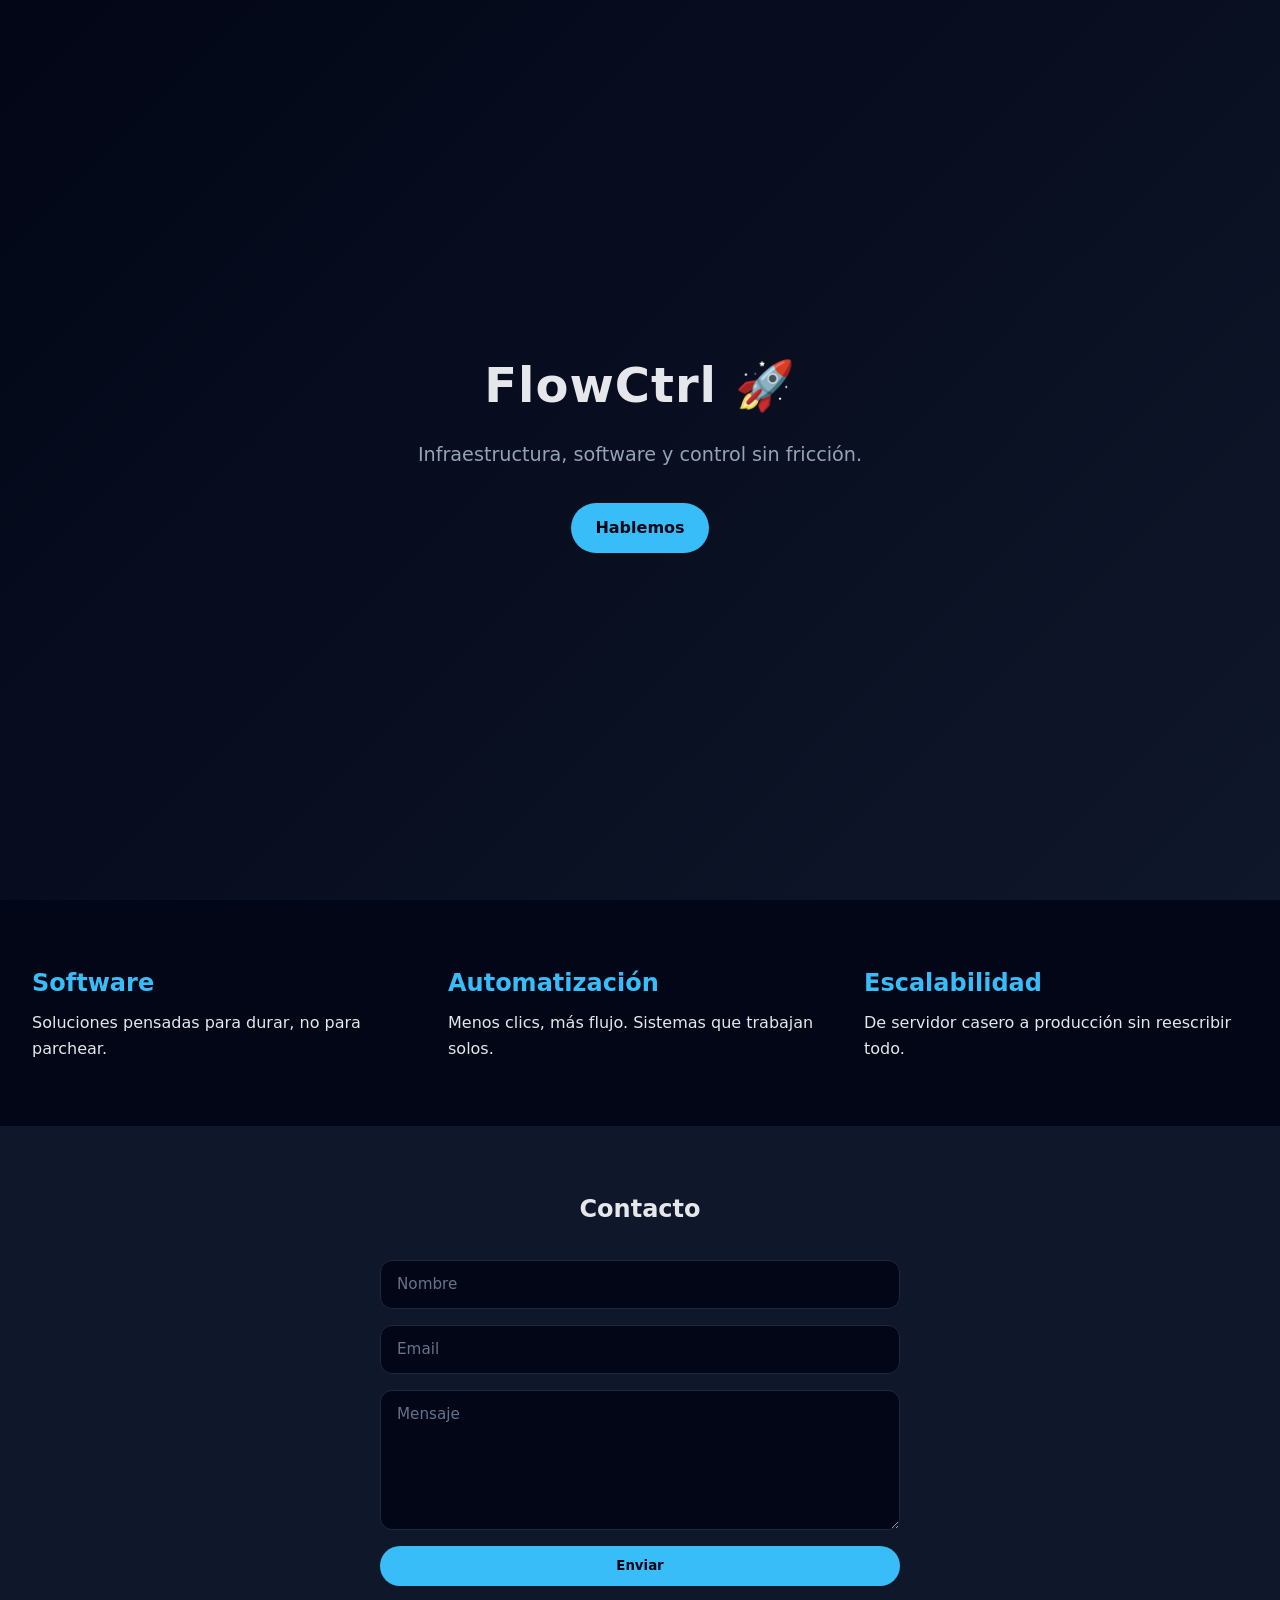
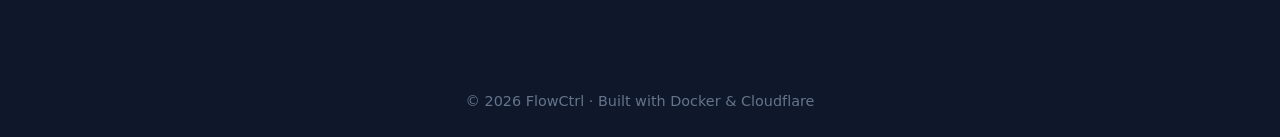
<file: frontend/index.html>
<!DOCTYPE html>
<html lang="es">
<head>
  <meta charset="UTF-8" />
  <meta name="viewport" content="width=device-width, initial-scale=1.0"/>
  <title>FlowCtrl</title>
  <link rel="stylesheet" href="styles.css" />
</head>
<body>

  <header class="hero">
    <h1>FlowCtrl 🚀</h1>
    <p>Infraestructura, software y control sin fricción.</p>
    <a href="#contacto" class="btn">Hablemos</a>
  </header>

  <section class="features">
    <div>
      <h2>Software</h2>
      <p>Soluciones pensadas para durar, no para parchear.</p>
    </div>
    <div>
      <h2>Automatización</h2>
      <p>Menos clics, más flujo. Sistemas que trabajan solos.</p>
    </div>
    <div>
      <h2>Escalabilidad</h2>
      <p>De servidor casero a producción sin reescribir todo.</p>
    </div>
  </section>

<section id="contacto" class="contact">
  <h2>Contacto</h2>

  <form id="contactForm">
    <input name="name" placeholder="Nombre" required />
    <input name="email" type="email" placeholder="Email" required />
    <textarea name="message" placeholder="Mensaje" required></textarea>

    <button class="btn" type="submit">Enviar</button>
    <p id="status"></p>
  </form>
</section>

<script>
  const form = document.getElementById("contactForm");
  const statusEl = document.getElementById("status");

  form.addEventListener("submit", async (e) => {
    e.preventDefault();
    statusEl.textContent = "Enviando...";

    const formData = new FormData(form);
    const payload = Object.fromEntries(formData.entries());

    try {
      const res = await fetch("/api/contact", {
        method: "POST",
        headers: { "Content-Type": "application/json" },
        body: JSON.stringify(payload),
      });

      const out = await res.json();

      if (res.ok && out.ok) {
        statusEl.textContent = "Mensaje enviado ✅";
        form.reset();
      } else {
        statusEl.textContent = "Error enviando 😅";
        console.error(out);
      }
    } catch (err) {
      statusEl.textContent = "Error de red 😬";
      console.error(err);
    }
  });
</script>
	  	
  	

  <footer>
    © 2026 FlowCtrl · Built with Docker & Cloudflare
  </footer>

</body>
</html>
</file>
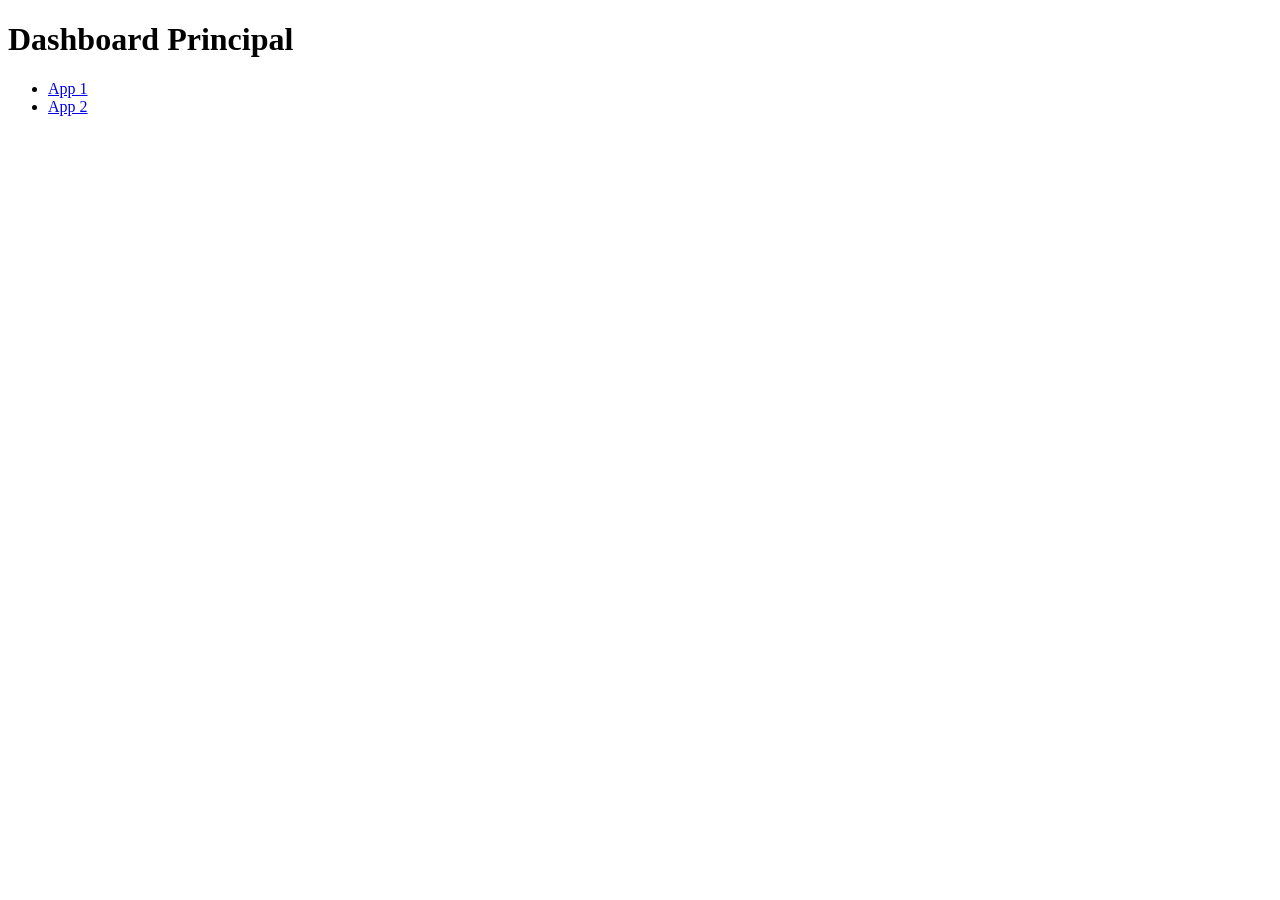
<file: infra/nginx/html/index.html>
<!doctype html>
<html lang="es">
<head>
  <meta charset="utf-8" />
  <meta name="viewport" content="width=device-width,initial-scale=1" />
  <title>Dashboard</title>
</head>
<body>
  <h1>Dashboard Principal</h1>
  <ul>
    <li><a href="/apps/app1/">App 1</a></li>
    <li><a href="/apps/app2/">App 2</a></li>
  </ul>
</body>
</html>
</file>
<file: frontend/styles.css>
* {
  box-sizing: border-box;
  margin: 0;
  padding: 0;
  font-family: system-ui, -apple-system, BlinkMacSystemFont, sans-serif;
}

body {
  background: #0f172a;
  color: #e5e7eb;
  line-height: 1.6;
}

.hero {
  min-height: 100vh;
  display: flex;
  flex-direction: column;
  justify-content: center;
  align-items: center;
  text-align: center;
  padding: 2rem;
  background: linear-gradient(135deg, #020617, #0f172a);
}

.hero h1 {
  font-size: 3rem;
  letter-spacing: 1px;
}

.hero p {
  margin: 1rem 0 2rem;
  font-size: 1.2rem;
  color: #94a3b8;
}

.btn {
  text-decoration: none;
  padding: 0.75rem 1.5rem;
  border-radius: 999px;
  background: #38bdf8;
  color: #020617;
  font-weight: 600;
}

.features {
  display: grid;
  grid-template-columns: repeat(auto-fit, minmax(220px, 1fr));
  gap: 2rem;
  padding: 4rem 2rem;
  background: #020617;
}

.features h2 {
  margin-bottom: 0.5rem;
  color: #38bdf8;
}

.contact {
  padding: 4rem 2rem;
  text-align: center;
}

footer {
  padding: 1.5rem;
  text-align: center;
  font-size: 0.9rem;
  color: #64748b;
}

form {
  display: grid;
  grid-template-columns: 1fr;
  gap: 1rem;
  max-width: 520px;
  margin: 2rem auto 0;
}

input, textarea {
  width: 100%;
  padding: 0.9rem 1rem;
  border-radius: 12px;
  border: 1px solid #1f2937;
  background: #020617;
  color: #e5e7eb;
  font-size: 0.95rem;
}

input::placeholder,
textarea::placeholder {
  color: #64748b;
}

textarea {
  min-height: 140px;
  resize: vertical;
}

button.btn {
  align-self: center;
  padding: 0.8rem 2rem;
  border: none;
  cursor: pointer;
}

#status {
  text-align: center;
  font-size: 0.9rem;
  color: #94a3b8;
}
</file>
